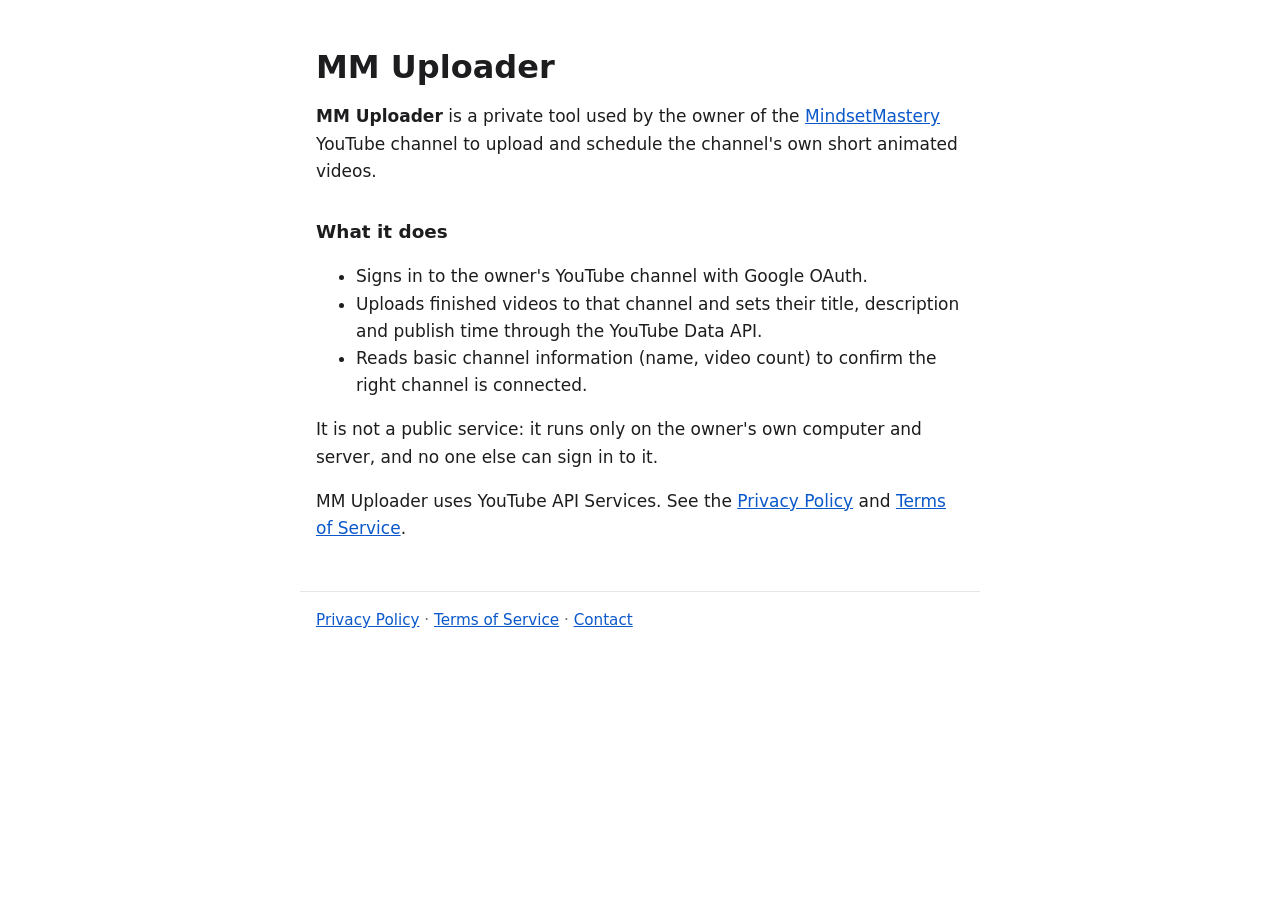
<file: index.html>
<!doctype html>
<html lang="en">
<head>
<meta charset="utf-8">
<meta name="viewport" content="width=device-width, initial-scale=1">
<title>MM Uploader</title>
<link rel="stylesheet" href="style.css">
</head>
<body>
<main>
  <h1>MM Uploader</h1>
  <p><strong>MM Uploader</strong> is a private tool used by the owner of the
  <a href="https://www.youtube.com/channel/UCO3pPyqPwAXHzmf9LwMCTZQ">MindsetMastery</a> YouTube channel
  to upload and schedule the channel's own short animated videos.</p>

  <h2>What it does</h2>
  <ul>
    <li>Signs in to the owner's YouTube channel with Google OAuth.</li>
    <li>Uploads finished videos to that channel and sets their title, description and publish time through the YouTube Data API.</li>
    <li>Reads basic channel information (name, video count) to confirm the right channel is connected.</li>
  </ul>
  <p>It is not a public service: it runs only on the owner's own computer and server, and no one else can sign in to it.</p>

  <p>MM Uploader uses YouTube API Services. See the
  <a href="privacy.html">Privacy Policy</a> and <a href="terms.html">Terms of Service</a>.</p>
</main>
<footer><a href="privacy.html">Privacy Policy</a> · <a href="terms.html">Terms of Service</a> · <a href="https://github.com/faul-01">Contact</a></footer>
</body>
</html>
</file>
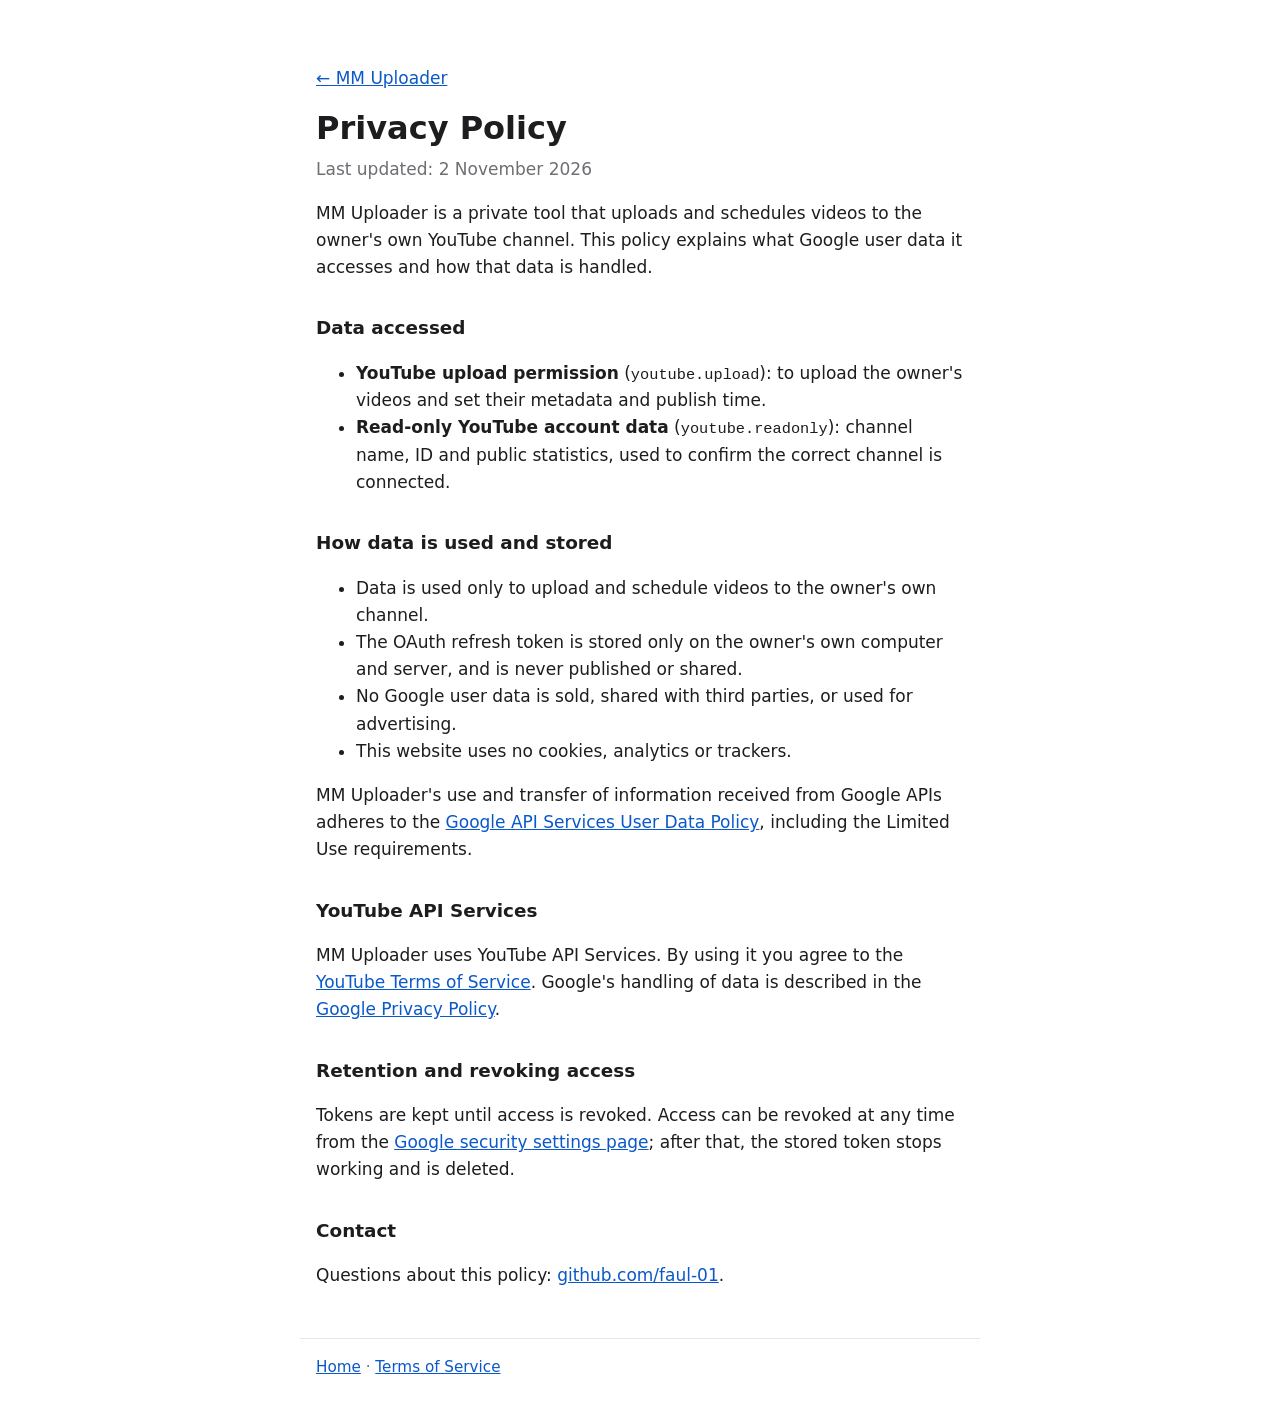
<file: privacy.html>
<!doctype html>
<html lang="en">
<head>
<meta charset="utf-8">
<meta name="viewport" content="width=device-width, initial-scale=1">
<title>Privacy Policy · MM Uploader</title>
<link rel="stylesheet" href="style.css">
</head>
<body>
<main>
  <p><a href="./">← MM Uploader</a></p>
  <h1>Privacy Policy</h1>
  <p class="muted">Last updated: 2 November 2026</p>

  <p>MM Uploader is a private tool that uploads and schedules videos to the owner's own YouTube channel.
  This policy explains what Google user data it accesses and how that data is handled.</p>

  <h2>Data accessed</h2>
  <ul>
    <li><strong>YouTube upload permission</strong> (<code>youtube.upload</code>): to upload the owner's videos and set their metadata and publish time.</li>
    <li><strong>Read-only YouTube account data</strong> (<code>youtube.readonly</code>): channel name, ID and public statistics, used to confirm the correct channel is connected.</li>
  </ul>

  <h2>How data is used and stored</h2>
  <ul>
    <li>Data is used only to upload and schedule videos to the owner's own channel.</li>
    <li>The OAuth refresh token is stored only on the owner's own computer and server, and is never published or shared.</li>
    <li>No Google user data is sold, shared with third parties, or used for advertising.</li>
    <li>This website uses no cookies, analytics or trackers.</li>
  </ul>
  <p>MM Uploader's use and transfer of information received from Google APIs adheres to the
  <a href="https://developers.google.com/terms/api-services-user-data-policy">Google API Services User Data Policy</a>,
  including the Limited Use requirements.</p>

  <h2>YouTube API Services</h2>
  <p>MM Uploader uses YouTube API Services. By using it you agree to the
  <a href="https://www.youtube.com/t/terms">YouTube Terms of Service</a>.
  Google's handling of data is described in the <a href="https://policies.google.com/privacy">Google Privacy Policy</a>.</p>

  <h2>Retention and revoking access</h2>
  <p>Tokens are kept until access is revoked. Access can be revoked at any time from the
  <a href="https://security.google.com/settings/security/permissions">Google security settings page</a>;
  after that, the stored token stops working and is deleted.</p>

  <h2>Contact</h2>
  <p>Questions about this policy: <a href="https://github.com/faul-01">github.com/faul-01</a>.</p>
</main>
<footer><a href="./">Home</a> · <a href="terms.html">Terms of Service</a></footer>
</body>
</html>
</file>
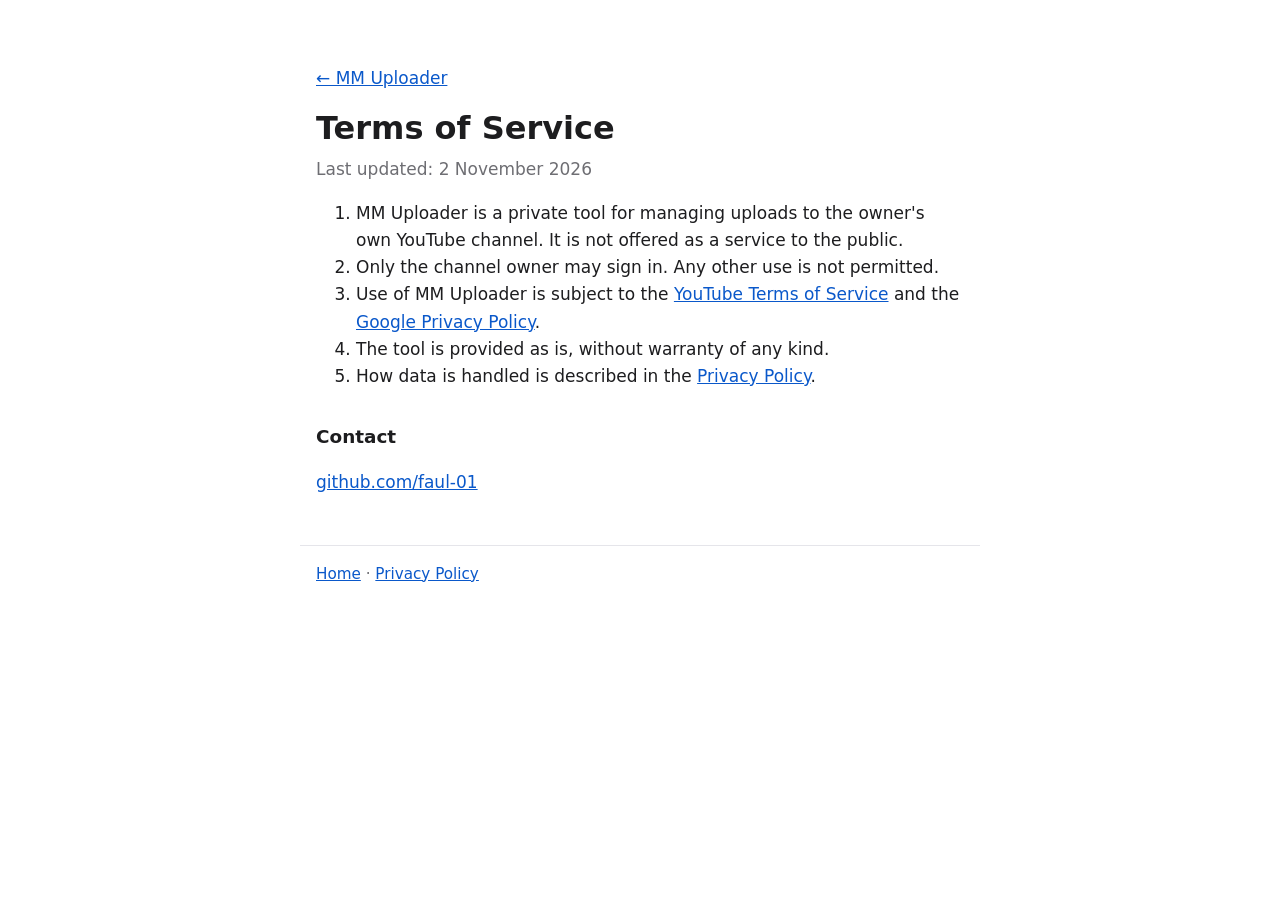
<file: terms.html>
<!doctype html>
<html lang="en">
<head>
<meta charset="utf-8">
<meta name="viewport" content="width=device-width, initial-scale=1">
<title>Terms of Service · MM Uploader</title>
<link rel="stylesheet" href="style.css">
</head>
<body>
<main>
  <p><a href="./">← MM Uploader</a></p>
  <h1>Terms of Service</h1>
  <p class="muted">Last updated: 2 November 2026</p>

  <ol>
    <li>MM Uploader is a private tool for managing uploads to the owner's own YouTube channel. It is not offered as a service to the public.</li>
    <li>Only the channel owner may sign in. Any other use is not permitted.</li>
    <li>Use of MM Uploader is subject to the <a href="https://www.youtube.com/t/terms">YouTube Terms of Service</a>
    and the <a href="https://policies.google.com/privacy">Google Privacy Policy</a>.</li>
    <li>The tool is provided as is, without warranty of any kind.</li>
    <li>How data is handled is described in the <a href="privacy.html">Privacy Policy</a>.</li>
  </ol>

  <h2>Contact</h2>
  <p><a href="https://github.com/faul-01">github.com/faul-01</a></p>
</main>
<footer><a href="./">Home</a> · <a href="privacy.html">Privacy Policy</a></footer>
</body>
</html>
</file>
<file: style.css>
:root { --bg: #ffffff; --fg: #1d1d1f; --muted: #6e6e73; --link: #0a58ca; --line: #e5e5ea; }
@media (prefers-color-scheme: dark) {
  :root { --bg: #16161a; --fg: #ececf1; --muted: #9a9aa3; --link: #7cb0ff; --line: #2c2c33; }
}
* { box-sizing: border-box; }
body { margin: 0; background: var(--bg); color: var(--fg); font: 17px/1.6 system-ui, -apple-system, "Segoe UI", sans-serif; }
main, footer { max-width: 680px; margin: 0 auto; padding: 0 16px; }
main { padding-top: 48px; padding-bottom: 32px; }
h1 { font-size: 2rem; line-height: 1.2; margin: 0 0 16px; }
h2 { font-size: 1.15rem; margin: 32px 0 8px; }
a { color: var(--link); }
code { font-size: 0.9em; }
.muted { color: var(--muted); margin-top: -8px; }
footer { border-top: 1px solid var(--line); padding-top: 16px; padding-bottom: 48px; color: var(--muted); font-size: 0.95rem; }
</file>
